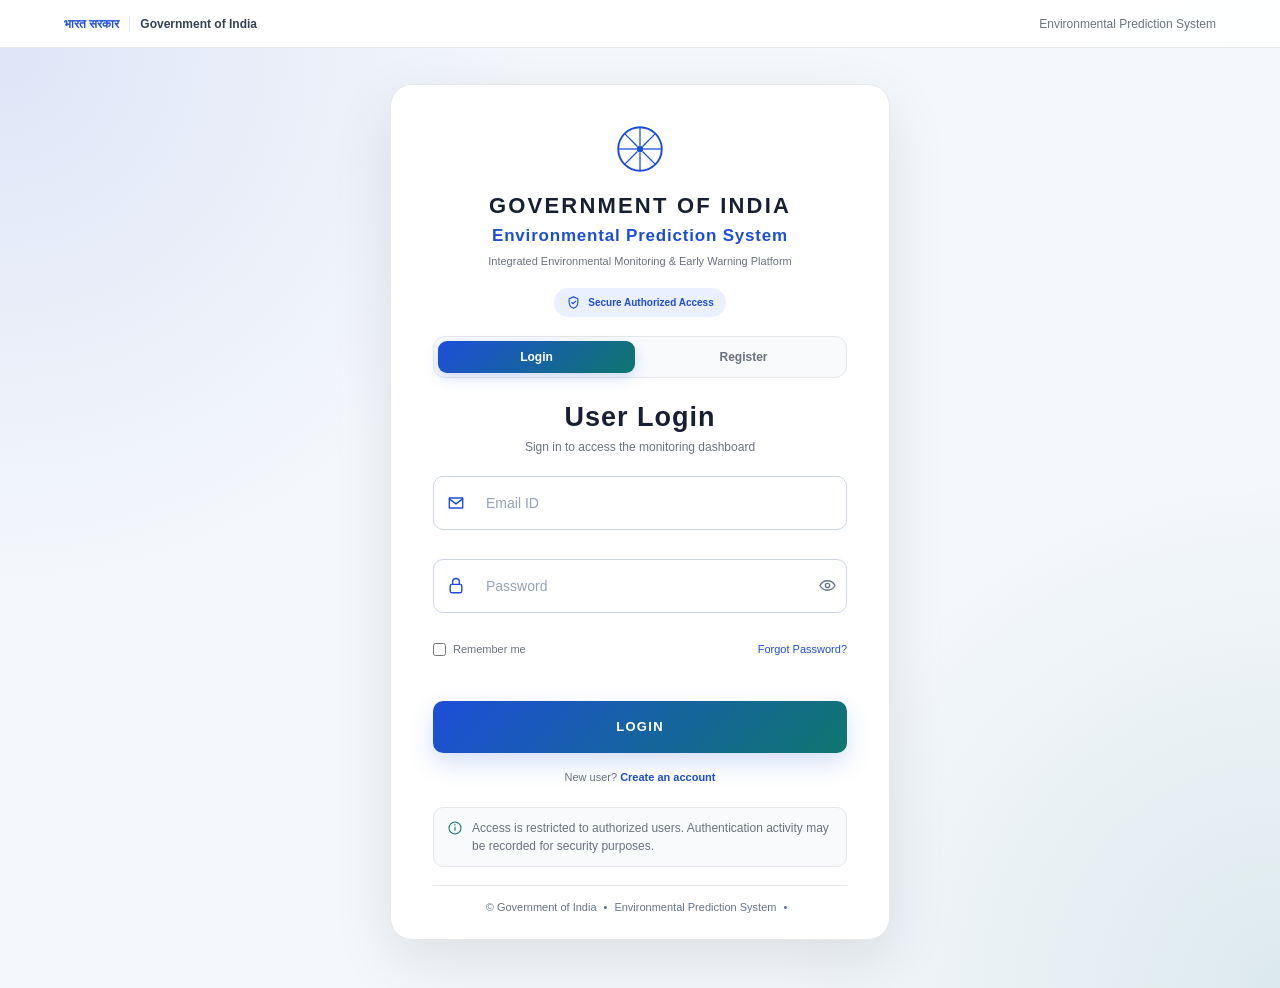
<file: frontend/index.html>
<!DOCTYPE html>
<html lang="en">
<head>
    <meta charset="UTF-8">

    <meta
        http-equiv="refresh"
        content="0; url=login.html"
    >

    <title>
        Environmental Monitoring System
    </title>
</head>

<body>
    <p>
        Redirecting to login...
        <a href="login.html">Click here</a>
    </p>
</body>
</html>
</file>
<file: frontend/css/styles.css>
/* ============================================================
   ENVIRONMENTAL PREDICTION SYSTEM
   GLOBAL DASHBOARD STYLES
============================================================ */


/* ============================================================
   ROOT VARIABLES
============================================================ */

:root {

  --bg: #f4f7fb;

  --surface: #ffffff;

  --surface-soft: #f8fafc;

  --surface-blue: #eff6ff;

  --surface-teal: #ecfdf5;

  --text: #172033;

  --text-soft: #334155;

  --muted: #6b7280;

  --muted-light: #94a3b8;

  --line: #e5e7eb;

  --line-dark: #cbd5e1;


  --primary: #1d4ed8;

  --primary-dark: #1e40af;

  --primary-soft: #eaf0ff;


  --secondary: #0f766e;

  --secondary-dark: #115e59;

  --secondary-soft: #ccfbf1;


  --safe: #15803d;

  --safe-soft: #dcfce7;


  --medium: #ca8a04;

  --medium-dark: #8a6500;

  --medium-soft: #fef3c7;


  --high: #dc2626;

  --high-soft: #fee2e2;


  --critical: #991b1b;

  --critical-soft: #fee2e2;


  --offline: #64748b;

  --offline-soft: #e2e8f0;


  --shadow-sm:
    0 4px 14px
    rgba(15, 23, 42, 0.05);


  --shadow:
    0 10px 28px
    rgba(15, 23, 42, 0.08);


  --shadow-lg:
    0 22px 55px
    rgba(15, 23, 42, 0.11);


  --radius-sm: 10px;

  --radius: 16px;

  --radius-lg: 22px;


  --transition:
    0.2s ease;

}


/* ============================================================
   RESET
============================================================ */

* {

  box-sizing: border-box;

}


html {

  scroll-behavior: smooth;

}


body {

  margin: 0;

  min-height: 100vh;

  font-family:
    Arial,
    Helvetica,
    sans-serif;

  background:
    var(--bg);

  color:
    var(--text);

}


a {

  color: inherit;

  text-decoration: none;

}


button,
input,
select,
textarea {

  font: inherit;

}


button,
a {

  -webkit-tap-highlight-color:
    transparent;

}


button {

  cursor: pointer;

}


img,
svg {

  max-width: 100%;

}


.hidden {

  display: none !important;

}


/* ============================================================
   ACCESSIBILITY
============================================================ */

.sr-only {

  position: absolute;

  width: 1px;

  height: 1px;

  padding: 0;

  margin: -1px;

  overflow: hidden;

  clip:
    rect(0, 0, 0, 0);

  white-space: nowrap;

  border: 0;

}


/* ============================================================
   HEADER
============================================================ */

.site-header {

  position: sticky;

  top: 0;

  z-index: 50;

  display: grid;

  grid-template-columns:
    minmax(260px, 1fr)
    minmax(460px, 1.5fr)
    minmax(280px, 1fr);

  align-items: center;

  gap: 18px;

  min-height: 78px;

  padding:
    12px 3%;

  background:
    rgba(255, 255, 255, 0.96);

  border-bottom:
    1px solid
    var(--line);

  backdrop-filter:
    blur(12px);

  box-shadow:
    0 3px 14px
    rgba(15, 23, 42, 0.035);

}


/* ============================================================
   BRAND
============================================================ */

.brand {

  min-width: 0;

  display: flex;

  align-items: center;

  justify-content: flex-start;

  gap: 12px;

}


.brand-mark {

  width: 44px;

  height: 44px;

  flex:
    0 0 44px;

  display: grid;

  place-items: center;

  border-radius:
    13px;

  background:
    linear-gradient(
      135deg,
      var(--primary),
      var(--secondary)
    );

  color:
    white;

  font-size:
    15px;

  font-weight:
    800;

  letter-spacing:
    0.8px;

  box-shadow:
    0 8px 22px
    rgba(29, 78, 216, 0.18);

}


.brand-copy {

  min-width: 0;

}


.brand h1 {

  margin: 0;

  color:
    var(--text);

  font-size:
    18px;

  font-weight:
    750;

  line-height:
    1.25;

}


.brand p {

  margin:
    3px 0 0;

  color:
    var(--muted);

  font-size:
    13px;

  line-height:
    1.4;

}


/* ============================================================
   NAVIGATION
============================================================ */

.nav {

  width: 100%;

  display: flex;

  align-items: center;

  justify-content: space-evenly;

  gap: 6px;

}


.nav a {

  position: relative;

  flex: 0 0 auto;

  padding:
    10px 14px;

  border-radius:
    9px;

  color:
    #475569;

  font-size:
    16px;

  font-weight:
    600;

  white-space: nowrap;

  transition:
    color var(--transition),
    background var(--transition);

}


.nav a:hover {

  background:
    #f1f5f9;

  color:
    var(--primary);

}


.nav a.active {

  background:
    var(--primary-soft);

  color:
    var(--primary);

}


.nav a.active::after {

  content: "";

  position: absolute;

  left: 20%;

  right: 20%;

  bottom: 3px;

  height: 2px;

  border-radius:
    99px;

  background:
    linear-gradient(
      90deg,
      var(--primary),
      var(--secondary)
    );

}


/* ============================================================
   HEADER ACTIONS
============================================================ */

.header-actions {

  min-width: 0;

  display: flex;

  align-items: center;

  justify-content: flex-end;

  gap: 14px;

}


.header-system-status {

  display: flex;

  align-items: center;

  gap: 9px;

  padding:
    7px 10px;

  border:
    1px solid
    var(--line);

  border-radius:
    11px;

  background:
    var(--surface-soft);

}


.header-system-status > div {

  display: flex;

  flex-direction: column;

  gap: 2px;

}


.header-system-status strong {

  font-size:
    14px;

}


.header-system-status span:not(.live-dot) {

  color:
    var(--muted);

  font-size:
    12px;

}


.live-dot {

  width: 9px;

  height: 9px;

  flex:
    0 0 9px;

  border-radius:
    50%;

  background:
    var(--safe);

  box-shadow:
    0 0 0 4px
    rgba(21, 128, 61, 0.10);

  animation:
    livePulse
    2s ease-in-out infinite;

}


@keyframes livePulse {

  0%,
  100% {

    box-shadow:
      0 0 0 4px
      rgba(21, 128, 61, 0.08);

  }


  50% {

    box-shadow:
      0 0 0 7px
      rgba(21, 128, 61, 0.03);

  }

}


/* ============================================================
   USER AREA
============================================================ */

.user-area {

  display: flex;

  align-items: center;

  justify-content: flex-end;

  gap: 9px;

}


.user-avatar {

  width: 34px;

  height: 34px;

  display: grid;

  place-items: center;

  border-radius:
    50%;

  background:
    linear-gradient(
      135deg,
      var(--primary),
      var(--secondary)
    );

  color:
    white;

  font-size:
    15px;

  font-weight:
    800;

}


.user-details {

  max-width:
    150px;

  display: flex;

  flex-direction: column;

  gap: 2px;

}


.user-details strong {

  overflow: hidden;

  color:
    var(--text);

  font-size:
    14px;

  white-space: nowrap;

  text-overflow:
    ellipsis;

}


.user-details span {

  overflow: hidden;

  color:
    var(--muted);

  font-size:
    12px;

  white-space: nowrap;

  text-overflow:
    ellipsis;

}


/* ============================================================
   MAIN CONTAINER
============================================================ */

.container {

  width:
    min(
      1280px,
      92%
    );

  margin:
    28px auto 52px;

}


/* ============================================================
   GENERIC SURFACES
============================================================ */

.panel,
.card {

  background:
    var(--surface);

  border:
    1px solid
    var(--line);

  border-radius:
    var(--radius);

  box-shadow:
    var(--shadow);

}


.panel {

  padding:
    20px;

}


.card {

  padding:
    18px;

}


.panel,
.card {

  transition:
    transform var(--transition),
    box-shadow var(--transition),
    border-color var(--transition);

}


.card:hover {

  transform:
    translateY(-2px);

  border-color:
    #d7dfeb;

  box-shadow:
    0 14px 34px
    rgba(15, 23, 42, 0.09);

}


/* ============================================================
   PAGE INTRO
============================================================ */

.dashboard-intro {

  display: flex;

  align-items: flex-end;

  justify-content: space-between;

  gap: 30px;

  margin-bottom:
    22px;

  padding:
    24px 26px;

  background:
    linear-gradient(
      145deg,
      #ffffff 0%,
      #f7fbff 58%,
      #f1fffb 100%
    );

  border:
    1px solid
    var(--line);

  border-radius:
    var(--radius-lg);

  box-shadow:
    var(--shadow);

}


.dashboard-intro > div:first-child {

  max-width:
    760px;

}


.dashboard-intro h2 {

  margin:
    11px 0 9px;

  color:
    var(--text);

  font-size:
    clamp(
      28px,
      3vw,
      37px
    );

  line-height:
    1.15;

}


.dashboard-intro p {

  margin: 0;

  max-width:
    760px;

  color:
    var(--muted);

  font-size:
    16px;

  line-height:
    1.7;

}


.dashboard-intro-meta {

  min-width:
    260px;

  display: grid;

  grid-template-columns:
    repeat(
      2,
      minmax(110px, 1fr)
    );

  gap: 10px;

}


.project-meta-item {

  padding:
    11px 13px;

  border:
    1px solid
    var(--line);

  border-radius:
    11px;

  background:
    rgba(255, 255, 255, 0.78);

}


.project-meta-item span {

  display: block;

  margin-bottom:
    5px;

  color:
    var(--muted);

  font-size:
    12px;

  text-transform:
    uppercase;

  letter-spacing:
    0.65px;

}


.project-meta-item strong {

  color:
    var(--text);

  font-size:
    14px;

  line-height:
    1.4;

}


/* ============================================================
   BADGES
============================================================ */

.badge {

  display:
    inline-flex;

  align-items:
    center;

  gap:
    6px;

  padding:
    6px 10px;

  border-radius:
    999px;

  background:
    var(--primary-soft);

  color:
    var(--primary);

  font-size:
    13px;

  font-weight:
    750;

  letter-spacing:
    0.25px;

}


/* ============================================================
   EYEBROW
============================================================ */

.eyebrow {

  display: block;

  margin-bottom:
    5px;

  color:
    var(--primary);

  font-size:
    12px;

  font-weight:
    800;

  text-transform:
    uppercase;

  letter-spacing:
    0.8px;

}


/* ============================================================
   SYSTEM STATUS BANNER
============================================================ */

.system-status-banner {

  position: relative;

  overflow: hidden;

  display: flex;

  align-items: center;

  justify-content: space-between;

  gap: 30px;

  margin-bottom:
    28px;

  padding:
    22px 25px;

  background:
    linear-gradient(
      135deg,
      #172554 0%,
      #1d4ed8 58%,
      #0f766e 100%
    );

  border-radius:
    var(--radius-lg);

  color:
    white;

  box-shadow:
    0 20px 45px
    rgba(29, 78, 216, 0.20);

}


.system-status-banner::after {

  content: "";

  position: absolute;

  width: 210px;

  height: 210px;

  right: -90px;

  top: -95px;

  border-radius:
    50%;

  background:
    rgba(255, 255, 255, 0.07);

}


.status-banner-main {

  position: relative;

  z-index: 2;

  display: flex;

  align-items: center;

  gap: 16px;

}


.status-banner-icon {

  width: 52px;

  height: 52px;

  flex:
    0 0 52px;

  display: grid;

  place-items: center;

  border:
    1px solid
    rgba(255, 255, 255, 0.25);

  border-radius:
    15px;

  background:
    rgba(255, 255, 255, 0.10);

  color:
    white;

  font-size:
    25px;

  font-weight:
    bold;

}


.status-banner-main .eyebrow {

  color:
    #bfdbfe;

}


.status-banner-main h2 {

  margin:
    3px 0 6px;

  color:
    white;

  font-size:
    28px;

}


.status-banner-main p {

  margin: 0;

  max-width:
    600px;

  color:
    #dbeafe;

  font-size:
    15px;

  line-height:
    1.55;

}


.status-banner-meta {

  position: relative;

  z-index: 2;

  display: flex;

  gap: 10px;

}


.status-banner-meta > div {

  min-width:
    110px;

  padding:
    10px 12px;

  border:
    1px solid
    rgba(255, 255, 255, 0.14);

  border-radius:
    11px;

  background:
    rgba(255, 255, 255, 0.08);

}


.status-banner-meta span {

  display: block;

  margin-bottom:
    5px;

  color:
    #bfdbfe;

  font-size:
    11px;

  text-transform:
    uppercase;

  letter-spacing:
    0.6px;

}


.status-banner-meta strong {

  color:
    white;

  font-size:
    13px;

}


/* ============================================================
   SECTION TITLES
============================================================ */

.section-title {

  margin:
    30px 0 14px;

  display: flex;

  align-items: end;

  justify-content: space-between;

  gap: 16px;

}


.section-title h2 {

  margin: 0;

  color:
    var(--text);

  font-size:
    24px;

}


.section-title p {

  margin:
    5px 0 0;

  color:
    var(--muted);

  font-size:
    15px;

}


/* ============================================================
   STATS
============================================================ */

.stats {

  display: grid;

  grid-template-columns:
    repeat(
      6,
      minmax(0, 1fr)
    );

  gap: 12px;

}


.stat-card {

  min-width: 0;

  padding:
    17px;

  background:
    white;

  border:
    1px solid
    var(--line);

  border-radius:
    14px;

  box-shadow:
    var(--shadow-sm);

}


.stat-top {

  display: flex;

  align-items: center;

  justify-content: space-between;

  gap: 10px;

}


.stat-label {

  color:
    var(--muted);

  font-size:
    14px;

}


.stat-icon {

  width: 30px;

  height: 30px;

  display: grid;

  place-items: center;

  border-radius:
    8px;

  background:
    var(--primary-soft);

  color:
    var(--primary);

  font-size:
    13px;

  font-weight:
    bold;

}


.stat-value {

  margin-top:
    7px;

  color:
    var(--text);

  font-size:
    28px;

  font-weight:
    800;

}


.stat-sub {

  margin-top:
    4px;

  color:
    var(--muted-light);

  font-size:
    12px;

  line-height:
    1.4;

}


/* ============================================================
   GRID HELPERS
============================================================ */

.grid-3 {

  display: grid;

  grid-template-columns:
    repeat(
      3,
      minmax(0, 1fr)
    );

  gap: 16px;

}


.grid-2 {

  display: grid;

  grid-template-columns:
    repeat(
      2,
      minmax(0, 1fr)
    );

  gap: 16px;

}


.dashboard-main-grid {

  margin-top:
    18px;

}


/* ============================================================
   HAZARD CARDS
============================================================ */

.hazard-overview-grid {

  align-items: stretch;

}


.hazard-card {

  display: flex;

  flex-direction: column;

  gap: 15px;

}


.hazard-card-header {

  display: flex;

  align-items: flex-start;

  justify-content: space-between;

  gap: 12px;

}


.hazard-title-group {

  display: flex;

  align-items: center;

  gap: 11px;

}


.hazard-category {

  display: block;

  margin-bottom:
    3px;

  color:
    var(--muted);

  font-size:
    12px;

  font-weight:
    700;

  text-transform:
    uppercase;

  letter-spacing:
    0.45px;

}


.hazard-card h3 {

  margin: 0;

  font-size:
    18px;

}


.hazard-icon {

  width: 46px;

  height: 46px;

  flex:
    0 0 46px;

  display: grid;

  place-items: center;

  border-radius:
    12px;

  background:
    var(--primary-soft);

  color:
    var(--primary);

  font-size:
    15px;

  font-weight:
    800;

}


.hazard-card-flood
.hazard-icon {

  background:
    #e0f2fe;

  color:
    #0369a1;

}


.hazard-card-fire
.hazard-icon {

  background:
    #fff1f2;

  color:
    #dc2626;

}


.hazard-card-air
.hazard-icon {

  background:
    #ecfdf5;

  color:
    var(--secondary);

}


.hazard-card-footer {

  margin-top:
    auto;

  padding-top:
    4px;

  display: flex;

  align-items: center;

  justify-content: space-between;

  gap: 10px;

}


.node-state {

  color:
    var(--muted);

  font-size:
    12px;

}


/* ============================================================
   STATUS PILLS
============================================================ */

.status-pill {

  display: inline-flex;

  align-items: center;

  justify-content: center;

  width:
    max-content;

  min-height:
    30px;

  padding:
    6px 10px;

  border-radius:
    999px;

  background:
    var(--offline-soft);

  color:
    var(--offline);

  font-size:
    12px;

  font-weight:
    800;

  letter-spacing:
    0.35px;

  text-transform:
    uppercase;

}


.status-SAFE,
.status-safe {

  background:
    var(--safe-soft);

  color:
    var(--safe);

}


.status-MEDIUM,
.status-medium {

  background:
    var(--medium-soft);

  color:
    var(--medium-dark);

}


.status-HIGH,
.status-high {

  background:
    var(--high-soft);

  color:
    var(--high);

}


.status-CRITICAL,
.status-critical {

  background:
    var(--critical);

  color:
    white;

}


.status-OFFLINE,
.status-offline {

  background:
    var(--offline-soft);

  color:
    var(--offline);

}


.status-UNKNOWN,
.status-unknown {

  background:
    #f1f5f9;

  color:
    #64748b;

}


/* ============================================================
   METRICS
============================================================ */

.metric-grid {

  display: grid;

  grid-template-columns:
    repeat(
      2,
      minmax(0, 1fr)
    );

  gap: 10px;

}


.flood-metric-grid,
.fire-metric-grid,
.air-metric-grid {

  grid-template-columns:
    repeat(
      4,
      minmax(0, 1fr)
    );

}


.metric {

  padding:
    12px 13px;

  background:
    var(--surface-soft);

  border:
    1px solid
    #eef2f7;

  border-radius:
    12px;

}


.metric span {

  display: block;

  color:
    var(--muted);

  font-size:
    13px;

}


.metric b {

  display: block;

  margin-top:
    5px;

  color:
    var(--text);

  font-size:
    22px;

}


/* ============================================================
   PANEL HEADER / FOOTER
============================================================ */

.panel-header {

  display: flex;

  align-items: flex-start;

  justify-content: space-between;

  gap: 14px;

  margin-bottom:
    15px;

}


.panel-header h2 {

  margin: 0;

  color:
    var(--text);

  font-size:
    21px;

}


.panel-header p {

  margin:
    5px 0 0;

  color:
    var(--muted);

  font-size:
    13px;

}


.panel-footer {

  margin-top:
    12px;

  padding-top:
    11px;

  display: flex;

  align-items: center;

  justify-content: space-between;

  gap: 12px;

  border-top:
    1px solid
    var(--line);

  color:
    var(--muted);

  font-size:
    12px;

}


/* ============================================================
   BUTTONS
============================================================ */

.btn {

  display:
    inline-flex;

  align-items:
    center;

  justify-content:
    center;

  gap:
    6px;

  min-height:
    38px;

  padding:
    8px 12px;

  border:
    0;

  border-radius:
    9px;

  background:
    var(--primary);

  color:
    white;

  font-size:
    13px;

  font-weight:
    750;

  transition:
    transform var(--transition),
    background var(--transition),
    box-shadow var(--transition);

}


.btn:hover {

  transform:
    translateY(-1px);

  background:
    var(--primary-dark);

  box-shadow:
    0 7px 16px
    rgba(29, 78, 216, 0.16);

}


.btn.secondary {

  background:
    var(--primary-soft);

  color:
    var(--primary);

}


.btn.secondary:hover {

  background:
    #dce6ff;

  box-shadow:
    none;

}


.btn.ghost {

  background:
    white;

  color:
    #475569;

  border:
    1px solid
    var(--line);

}


.btn.ghost:hover {

  background:
    #f8fafc;

  color:
    var(--primary);

  box-shadow:
    none;

}


/* ============================================================
   CHART
============================================================ */

.chart-controls select {

  min-width:
    140px;

  padding:
    8px 10px;

  border:
    1px solid
    var(--line-dark);

  border-radius:
    9px;

  background:
    white;

  color:
    var(--text);

  outline:
    none;

  font-size:
    13px;

}


.chart-controls select:focus {

  border-color:
    var(--primary);

  box-shadow:
    0 0 0 3px
    rgba(29, 78, 216, 0.08);

}


.chart-shell {

  position: relative;

  height:
    270px;

  overflow: hidden;

  padding:
    12px;

  background:
    linear-gradient(
      #ffffff,
      #fbfdff
    );

  border:
    1px solid
    var(--line);

  border-radius:
    14px;

}


canvas {

  width:
    100% !important;

  height:
    100% !important;

}


/* ============================================================
   ALERTS
============================================================ */

.alert-list {

  min-height:
    245px;

  max-height:
    300px;

  overflow-y:
    auto;

  padding-right:
    3px;

}


.alert {

  padding:
    12px;

  border:
    1px solid
    var(--line);

  border-radius:
    11px;

  background:
    white;

}


.alert + .alert {

  margin-top:
    9px;

}


.alert.high,
.alert.critical {

  border-left:
    4px solid
    var(--high);

}


.alert.medium {

  border-left:
    4px solid
    var(--medium);

}


.alert.safe {

  border-left:
    4px solid
    var(--safe);

}


.alert p {

  margin:
    4px 0 0;

  color:
    var(--muted);

  font-size:
    13px;

  line-height:
    1.5;

}


/* ============================================================
   EMPTY STATE
============================================================ */

.empty-state {

  min-height:
    210px;

  display: grid;

  place-items: center;

  align-content: center;

  text-align: center;

  color:
    var(--muted);

}


.empty-state strong {

  color:
    var(--text);

  font-size:
    15px;

}


.empty-state p {

  margin:
    5px 0 0;

  font-size:
    13px;

}


/* ============================================================
   NODE MAP
============================================================ */

.node-overview {

  display: grid;

  grid-template-columns:
    minmax(220px, 0.9fr)
    1.1fr;

  gap: 16px;

}


.node-map {

  position: relative;

  min-height:
    260px;

  overflow: hidden;

  background:

    linear-gradient(
      rgba(37, 99, 235, 0.055)
      1px,
      transparent
      1px
    ),

    linear-gradient(
      90deg,
      rgba(37, 99, 235, 0.055)
      1px,
      transparent
      1px
    ),

    linear-gradient(
      135deg,
      #eef7ff,
      #f6fff9
    );

  background-size:
    30px 30px,
    30px 30px,
    auto;

  border:
    1px solid
    var(--line);

  border-radius:
    13px;

}


.node-map::after {

  content:
    "Deployment Area / Node View";

  position: absolute;

  right: 12px;

  bottom: 10px;

  color:
    #64748b;

  font-size:
    12px;

}


.map-node {

  position: absolute;

  left: 46%;

  top: 48%;

  width: 22px;

  height: 22px;

  border-radius:
    50%;

  border:
    4px solid
    rgba(255, 255, 255, 0.96);

  background:
    var(--safe);

  box-shadow:
    0 4px 14px
    rgba(0, 0, 0, 0.18);

}


.map-node.medium {

  background:
    var(--medium);

}


.map-node.high,
.map-node.critical {

  background:
    var(--high);

}


.map-node.offline {

  background:
    var(--offline);

}


.map-node::before {

  content:
    attr(data-label);

  position: absolute;

  left: 22px;

  top: -6px;

  min-width:
    max-content;

  padding:
    5px 7px;

  background:
    white;

  border:
    1px solid
    var(--line);

  border-radius:
    7px;

  color:
    var(--text);

  font-size:
    12px;

  font-weight:
    bold;

}


/* ============================================================
   NODE INFORMATION
============================================================ */

.node-information-grid {

  display: grid;

  grid-template-columns:
    repeat(
      2,
      minmax(0, 1fr)
    );

  gap: 10px;

}


.node-info-item {

  padding:
    12px;

  background:
    var(--surface-soft);

  border:
    1px solid
    var(--line);

  border-radius:
    11px;

}


.node-info-item span {

  display: block;

  margin-bottom:
    5px;

  color:
    var(--muted);

  font-size:
    12px;

}


.node-info-item strong {

  color:
    var(--text);

  font-size:
    14px;

  line-height:
    1.45;

}


/* ============================================================
   SYSTEM HEALTH
============================================================ */

.system-health-list {

  display: flex;

  flex-direction: column;

  gap: 8px;

}


.health-row {

  display: flex;

  align-items: center;

  justify-content: space-between;

  gap: 16px;

  padding:
    11px 12px;

  background:
    var(--surface-soft);

  border:
    1px solid
    var(--line);

  border-radius:
    11px;

}


.health-row > div {

  display: flex;

  flex-direction: column;

  gap: 3px;

}


.health-row strong {

  color:
    var(--text);

  font-size:
    13px;

}


.health-row span:not(.health-status) {

  color:
    var(--muted);

  font-size:
    12px;

}


.health-status {

  flex:
    0 0 auto;

  padding:
    5px 8px;

  border-radius:
    999px;

  background:
    var(--offline-soft);

  color:
    var(--offline);

  font-size:
    11px;

  font-weight:
    800;

  text-transform:
    uppercase;

}


.health-status.online,
.health-status.connected,
.health-status.safe {

  background:
    var(--safe-soft);

  color:
    var(--safe);

}


.health-status.offline,
.health-status.disconnected {

  background:
    var(--high-soft);

  color:
    var(--high);

}


/* ============================================================
   SENSOR HEALTH
============================================================ */

.sensor-health-grid {

  grid-template-columns:
    repeat(
      3,
      minmax(0, 1fr)
    );

}


.sensor-health-card {

  display: grid;

  grid-template-columns:
    auto 1fr auto;

  align-items: center;

  gap: 12px;

}


.sensor-health-icon {

  width: 43px;

  height: 43px;

  display: grid;

  place-items: center;

  border-radius:
    11px;

  background:
    linear-gradient(
      135deg,
      var(--primary-soft),
      #e6fffa
    );

  color:
    var(--primary);

  font-size:
    12px;

  font-weight:
    800;

}


.sensor-health-card h3 {

  margin: 0;

  font-size:
    15px;

}


.sensor-health-card p {

  margin:
    4px 0 0;

  color:
    var(--muted);

  font-size:
    12px;

}


/* ============================================================
   RISK EXPLANATION
============================================================ */

.risk-explanation-panel {

  margin-top:
    26px;

}


.risk-explanation-grid {

  display: grid;

  grid-template-columns:
    repeat(
      4,
      minmax(0, 1fr)
    );

  gap: 10px;

}


.risk-factor {

  padding:
    12px;

  border:
    1px solid
    var(--line);

  border-radius:
    11px;

  background:
    var(--surface-soft);

}


.risk-factor span {

  display: block;

  color:
    var(--muted);

  font-size:
    12px;

}


.risk-factor strong {

  display: block;

  margin-top:
    5px;

  color:
    var(--text);

  font-size:
    18px;

}


.risk-factor small {

  display: block;

  margin-top:
    5px;

  color:
    var(--muted-light);

  font-size:
    11px;

  line-height:
    1.4;

}


/* ============================================================
   THRESHOLD LIST
============================================================ */

.threshold-list {

  display: flex;

  flex-direction: column;

  gap: 9px;

}


.threshold-row {

  display: flex;

  align-items: center;

  justify-content: space-between;

  gap: 14px;

  padding:
    12px 13px;

  border:
    1px solid
    var(--line);

  border-left:
    4px solid
    var(--offline);

  border-radius:
    11px;

  background:
    var(--surface-soft);

}


.threshold-row > div {

  display: flex;

  flex-direction: column;

  gap: 3px;

}


.threshold-row strong {

  font-size:
    13px;

}


.threshold-row span {

  color:
    var(--muted);

  font-size:
    12px;

}


.threshold-row b {

  color:
    var(--text);

  font-size:
    13px;

}


.threshold-safe {

  border-left-color:
    var(--safe);

}


.threshold-medium {

  border-left-color:
    var(--medium);

}


.threshold-critical {

  border-left-color:
    var(--critical);

}


/* ============================================================
   RISK NOTE
============================================================ */

.risk-note {

  margin-top:
    13px;

  padding:
    11px 12px;

  border:
    1px solid
    #dbeafe;

  border-radius:
    10px;

  background:
    #eff6ff;

}


.risk-note strong {

  display: block;

  margin-bottom:
    4px;

  color:
    var(--primary);

  font-size:
    12px;

}


.risk-note p {

  margin: 0;

  color:
    #475569;

  font-size:
    12px;

  line-height:
    1.5;

}


/* ============================================================
   ARCHITECTURE FLOW
============================================================ */

.architecture-flow {

  display: flex;

  align-items: stretch;

  justify-content: space-between;

  gap: 7px;

  padding:
    18px;

  background:
    white;

  border:
    1px solid
    var(--line);

  border-radius:
    var(--radius);

  box-shadow:
    var(--shadow);

}


.architecture-step {

  flex:
    1;

  min-width: 0;

  padding:
    12px;

  border:
    1px solid
    var(--line);

  border-radius:
    11px;

  background:
    var(--surface-soft);

  text-align:
    center;

}


.architecture-number {

  display: inline-flex;

  align-items: center;

  justify-content: center;

  width: 28px;

  height: 28px;

  margin-bottom:
    7px;

  border-radius:
    50%;

  background:
    var(--primary-soft);

  color:
    var(--primary);

  font-size:
    11px;

  font-weight:
    800;

}


.architecture-step strong {

  display: block;

  color:
    var(--text);

  font-size:
    13px;

}


.architecture-step small {

  display: block;

  margin-top:
    5px;

  color:
    var(--muted);

  font-size:
    11px;

  line-height:
    1.45;

}


.architecture-arrow {

  align-self: center;

  color:
    var(--primary);

  font-size:
    21px;

}


/* ============================================================
   CONTACTS
============================================================ */

.contact-grid,
.hazard-contact-grid {

  align-items: stretch;

}


.contact-card,
.hazard-contact-card {

  display: flex;

  flex-direction: column;

  gap: 12px;

}


.contact-icon {

  width: 47px;

  height: 47px;

  display: grid;

  place-items: center;

  border-radius:
    12px;

  background:
    linear-gradient(
      135deg,
      var(--primary-soft),
      var(--secondary-soft)
    );

  color:
    var(--primary);

  font-size:
    13px;

  font-weight:
    800;

}


.contact-card h3,
.hazard-contact-card h3 {

  margin: 0;

  font-size:
    17px;

}


.contact-card > p,
.hazard-contact-card > p {

  margin: 0;

  color:
    var(--muted);

  font-size:
    13px;

  line-height:
    1.55;

}


.contact-details {

  display: flex;

  flex-direction: column;

  gap: 7px;

  margin-top:
    3px;

}


.contact-details > div {

  padding:
    9px 10px;

  border:
    1px solid
    var(--line);

  border-radius:
    9px;

  background:
    var(--surface-soft);

}


.contact-details span {

  display: block;

  margin-bottom:
    3px;

  color:
    var(--muted);

  font-size:
    11px;

}


.contact-details strong {

  font-size:
    13px;

}


.hazard-contact-card .btn {

  margin-top:
    auto;

}


/* ============================================================
   RESPONSE FLOW
============================================================ */

.response-flow {

  display: flex;

  flex-direction: column;

  gap: 9px;

}


.response-step {

  display: grid;

  grid-template-columns:
    37px 1fr;

  gap: 10px;

  padding:
    10px;

  border:
    1px solid
    var(--line);

  border-radius:
    10px;

  background:
    var(--surface-soft);

}


.response-step > span {

  width: 31px;

  height: 31px;

  display: grid;

  place-items: center;

  border-radius:
    9px;

  background:
    var(--primary-soft);

  color:
    var(--primary);

  font-size:
    11px;

  font-weight:
    800;

}


.response-step strong {

  font-size:
    13px;

}


.response-step p {

  margin:
    3px 0 0;

  color:
    var(--muted);

  font-size:
    12px;

  line-height:
    1.45;

}


/* ============================================================
   GENERIC CARD TYPOGRAPHY
============================================================ */

.card h3 {

  color:
    var(--text);

}


.card p {

  color:
    var(--muted);

  line-height:
    1.55;

}


/* ============================================================
   CAPABILITY / CONTACT NOTICE
============================================================ */

.capability-panel,
.contact-notice-panel,
.node-detail-panel {

  margin-top:
    10px;

}


.contact-notice-panel > p {

  margin: 0;

  color:
    var(--muted);

  font-size:
    13px;

  line-height:
    1.6;

}


/* ============================================================
   FOOTER
============================================================ */

footer {

  margin-top:
    40px;

  padding:
    22px 5%;

  border-top:
    1px solid
    var(--line);

  background:
    white;

  color:
    #64748b;

  font-size:
    13px;

}


.footer-inner {

  width:
    min(
      1280px,
      92%
    );

  margin:
    auto;

  display: flex;

  align-items: center;

  justify-content: space-between;

  gap: 20px;

  flex-wrap: wrap;

}


.footer-inner strong {

  display: block;

  margin-bottom:
    4px;

  color:
    var(--text);

  font-size:
    14px;

}


/* ============================================================
   PAGE-SPECIFIC ACCENTS
============================================================ */

body[data-page="flood"]
.dashboard-intro {

  background:
    linear-gradient(
      145deg,
      #ffffff,
      #f0f9ff
    );

}


body[data-page="fire"]
.dashboard-intro {

  background:
    linear-gradient(
      145deg,
      #ffffff,
      #fff7ed
    );

}


body[data-page="air"]
.dashboard-intro {

  background:
    linear-gradient(
      145deg,
      #ffffff,
      #f0fdfa
    );

}


body[data-page="contacts"]
.dashboard-intro {

  background:
    linear-gradient(
      145deg,
      #ffffff,
      #f5f7ff
    );

}


/* ============================================================
   OFFLINE STATE
============================================================ */

.offline-card {

  opacity:
    0.72;

  filter:
    saturate(0.65);

}


.offline-card .metric b {

  color:
    var(--offline);

}


/* ============================================================
   SCROLLBAR
============================================================ */

::-webkit-scrollbar {

  width: 9px;

  height: 9px;

}


::-webkit-scrollbar-track {

  background:
    #f1f5f9;

}


::-webkit-scrollbar-thumb {

  background:
    #cbd5e1;

  border-radius:
    999px;

}


::-webkit-scrollbar-thumb:hover {

  background:
    #94a3b8;

}


/* ============================================================
   TABLES
============================================================ */

.table-wrap {

  overflow: auto;

  background:
    white;

  border:
    1px solid
    var(--line);

  border-radius:
    14px;

}


table {

  width:
    100%;

  min-width:
    760px;

  border-collapse:
    collapse;

}


th,
td {

  padding:
    11px 13px;

  border-bottom:
    1px solid
    var(--line);

  text-align:
    left;

}


th {

  background:
    var(--surface-soft);

  color:
    #475569;

  font-size:
    13px;

}


td {

  color:
    var(--text);

  font-size:
    13px;

}


tr:last-child td {

  border-bottom:
    0;

}


/* ============================================================
   RESPONSIVE - LARGE TABLET
============================================================ */

@media (
  max-width: 1180px
) {

  .site-header {

    display: flex;

    flex-wrap: wrap;

    padding:
      12px 4%;

  }


  .brand {

    flex:
      1 1 auto;

  }


  .header-actions {

    margin-left:
      auto;

  }


  .nav {

    order: 3;

    width: 100%;

    justify-content:
      space-around;

    padding-top:
      6px;

    border-top:
      1px solid
      var(--line);

  }


  .stats {

    grid-template-columns:
      repeat(
        3,
        minmax(0, 1fr)
      );

  }


  .architecture-flow {

    display: grid;

    grid-template-columns:
      repeat(
        3,
        1fr
      );

  }


  .architecture-arrow {

    display:
      none;

  }

}


/* ============================================================
   RESPONSIVE - TABLET
============================================================ */

@media (
  max-width: 900px
) {

  .container {

    width:
      min(
        94%,
        760px
      );

  }


  .header-actions {

    margin-left:
      auto;

  }


  .header-system-status {

    display:
      none;

  }


  .dashboard-intro {

    align-items:
      stretch;

    flex-direction:
      column;

  }


  .dashboard-intro-meta {

    min-width:
      0;

  }


  .system-status-banner {

    align-items:
      flex-start;

    flex-direction:
      column;

  }


  .status-banner-meta {

    width:
      100%;

    flex-wrap:
      wrap;

  }


  .status-banner-meta > div {

    flex:
      1;

  }


  .grid-3 {

    grid-template-columns:
      1fr;

  }


  .grid-2 {

    grid-template-columns:
      1fr;

  }


  .flood-metric-grid,
  .fire-metric-grid,
  .air-metric-grid {

    grid-template-columns:
      repeat(
        2,
        minmax(0, 1fr)
      );

  }


  .sensor-health-grid {

    grid-template-columns:
      repeat(
        2,
        minmax(0, 1fr)
      );

  }


  .risk-explanation-grid {

    grid-template-columns:
      repeat(
        2,
        minmax(0, 1fr)
      );

  }


  .node-overview {

    grid-template-columns:
      1fr;

  }


  .architecture-flow {

    grid-template-columns:
      repeat(
        2,
        1fr
      );

  }

}


/* ============================================================
   RESPONSIVE - MOBILE
============================================================ */

@media (
  max-width: 650px
) {

  .site-header {

    position:
      relative;

    display: flex;

    flex-wrap: wrap;

    padding:
      11px 15px;

  }


  .brand {

    width:
      100%;

    flex:
      1 1 100%;

  }


  .brand-mark {

    width:
      40px;

    height:
      40px;

    flex-basis:
      40px;

    font-size:
      14px;

  }


  .brand h1 {

    font-size:
      16px;

  }


  .brand p {

    font-size:
      12px;

  }


  .header-actions {

    width:
      100%;

    justify-content:
      space-between;

    margin-left:
      0;

  }


  .user-details {

    max-width:
      150px;

  }


  .nav {

    order: 3;

    width:
      100%;

    overflow-x:
      auto;

    flex-wrap:
      nowrap;

    justify-content:
      flex-start;

    gap: 4px;

    padding-top:
      6px;

    padding-bottom:
      3px;

  }


  .nav a {

    flex:
      0 0 auto;

    font-size:
      14px;

    padding:
      9px 12px;

  }


  .container {

    width:
      94%;

    margin-top:
      18px;

  }


  .dashboard-intro {

    padding:
      19px;

  }


  .dashboard-intro h2 {

    font-size:
      28px;

  }


  .dashboard-intro-meta {

    grid-template-columns:
      1fr;

  }


  .system-status-banner {

    padding:
      18px;

  }


  .status-banner-main {

    align-items:
      flex-start;

  }


  .status-banner-icon {

    width:
      44px;

    height:
      44px;

    flex-basis:
      44px;

  }


  .status-banner-main h2 {

    font-size:
      24px;

  }


  .status-banner-meta {

    display: grid;

    grid-template-columns:
      1fr;

  }


  .stats {

    grid-template-columns:
      repeat(
        2,
        minmax(0, 1fr)
      );

  }


  .flood-metric-grid,
  .fire-metric-grid,
  .air-metric-grid {

    grid-template-columns:
      1fr;

  }


  .metric-grid {

    grid-template-columns:
      1fr;

  }


  .sensor-health-grid {

    grid-template-columns:
      1fr;

  }


  .risk-explanation-grid {

    grid-template-columns:
      1fr;

  }


  .node-information-grid {

    grid-template-columns:
      1fr;

  }


  .architecture-flow {

    grid-template-columns:
      1fr;

  }


  .hazard-card-footer {

    align-items:
      flex-start;

    flex-direction:
      column;

  }


  .panel-header {

    align-items:
      flex-start;

    flex-direction:
      column;

  }


  .chart-controls {

    width:
      100%;

  }


  .chart-controls select {

    width:
      100%;

  }


  .chart-shell {

    height:
      230px;

  }


  .footer-inner {

    align-items:
      flex-start;

    flex-direction:
      column;

  }

}


/* ============================================================
   RESPONSIVE - SMALL MOBILE
============================================================ */

@media (
  max-width: 390px
) {

  .stats {

    grid-template-columns:
      1fr;

  }


  .user-details {

    display:
      none;

  }


  .dashboard-intro {

    border-radius:
      16px;

  }


  .system-status-banner {

    border-radius:
      16px;

  }


  .panel,
  .card {

    border-radius:
      13px;

  }

}
</file>
<file: frontend/css/login-3d.css>
/* ============================================================
   ROOT COLORS
============================================================ */

:root {

  --bg: #f4f7fb;

  --surface: #ffffff;

  --text: #172033;

  --muted: #6b7280;

  --line: #e5e7eb;

  --primary: #1d4ed8;

  --primary2: #0f766e;

  --safe: #15803d;

  --medium: #ca8a04;

  --high: #dc2626;

  --critical: #991b1b;

  --shadow:
    0 20px 60px
    rgba(15, 23, 42, 0.10);

}


/* ============================================================
   RESET
============================================================ */

* {

  box-sizing: border-box;

  margin: 0;

  padding: 0;

}


html,
body {

  min-height: 100%;

}


body {

  min-height: 100vh;

  font-family:
    Arial,
    Helvetica,
    sans-serif;

  color:
    var(--text);

  background:
    var(--bg);

  overflow-x: hidden;

}


/* ============================================================
   BACKGROUND DECORATION
============================================================ */

.background-glow {

  position: fixed;

  border-radius: 50%;

  pointer-events: none;

  filter:
    blur(90px);

  opacity: 0.18;

  z-index: 0;

}


.glow-one {

  width: 430px;

  height: 430px;

  left: -150px;

  bottom: -150px;

  background:
    var(--primary2);

}


.glow-two {

  width: 460px;

  height: 460px;

  right: -180px;

  top: 40px;

  background:
    var(--primary);

}


/* ============================================================
   TOP GOVERNMENT BAR
============================================================ */

.gov-topbar {

  position: relative;

  z-index: 20;

  min-height: 48px;

  display: flex;

  align-items: center;

  justify-content: space-between;

  gap: 20px;

  padding:
    0 5%;

  background:
    rgba(255, 255, 255, 0.96);

  border-bottom:
    1px solid
    var(--line);

  backdrop-filter:
    blur(10px);

  color:
    #334155;

  font-size: 12px;

}


.gov-brand-small {

  display: flex;

  align-items: center;

  gap: 10px;

  font-weight: bold;

}


.topbar-mark {

  color:
    var(--primary);

}


.topbar-divider {

  width: 1px;

  height: 16px;

  background:
    var(--line);

}


.gov-topbar-right {

  color:
    var(--muted);

}


/* ============================================================
   PAGE
============================================================ */

.login-page {

  position: relative;

  z-index: 2;

  min-height:
    calc(100vh - 48px);

  display: grid;

  place-items: center;

  padding:
    36px 20px 48px;

  background:

    radial-gradient(
      circle at top left,
      rgba(29, 78, 216, 0.10),
      transparent 34%
    ),

    radial-gradient(
      circle at bottom right,
      rgba(15, 118, 110, 0.10),
      transparent 32%
    ),

    var(--bg);

}


/* ============================================================
   LOGIN CARD
============================================================ */

.login-container {

  width: 100%;

  max-width: 500px;

  padding:
    32px 42px 26px;

  background:
    var(--surface);

  border:
    1px solid
    var(--line);

  border-radius:
    22px;

  box-shadow:
    var(--shadow);

  transition:
    transform 0.16s ease;

}


/* ============================================================
   IDENTITY
============================================================ */

.identity-section {

  text-align: center;

  margin-bottom: 18px;

}


.national-mark {

  width: 64px;

  height: 64px;

  margin:
    0 auto 12px;

  color:
    var(--primary);

}


.national-mark svg {

  width: 100%;

  height: 100%;

}


.india-label {

  color:
    var(--text);

  font-size:
    22px;

  font-weight:
    800;

  letter-spacing:
    2.2px;

}


.identity-section h1 {

  margin-top:
    7px;

  color:
    var(--primary);

  font-size:
    17px;

  font-weight:
    600;

  letter-spacing:
    0.8px;

}


.identity-subtitle {

  margin-top:
    7px;

  color:
    var(--muted);

  font-size:
    11px;

  line-height:
    1.5;

}


/* ============================================================
   SECURITY BADGE
============================================================ */

.security-strip {

  width:
    fit-content;

  margin:
    0 auto 19px;

  display: flex;

  align-items: center;

  gap: 7px;

  padding:
    7px 12px;

  border-radius:
    999px;

  background:
    #eaf0ff;

  color:
    var(--primary);

  font-size:
    10px;

  font-weight:
    bold;

}


.security-strip svg {

  width:
    15px;

  height:
    15px;

  fill:
    none;

  stroke:
    currentColor;

  stroke-width:
    1.8;

  stroke-linecap:
    round;

  stroke-linejoin:
    round;

}


/* ============================================================
   LOGIN / REGISTER SWITCH
============================================================ */

.mode-switch {

  display: flex;

  justify-content: center;

  gap: 10px;

  margin-bottom:
    15px;

  padding:
    4px;

  background:
    #f8fafc;

  border:
    1px solid
    var(--line);

  border-radius:
    12px;

}


.mode-button {

  flex: 1;

  padding:
    9px 14px;

  border:
    0;

  border-radius:
    9px;

  background:
    transparent;

  color:
    var(--muted);

  font-family:
    inherit;

  font-size:
    12px;

  font-weight:
    bold;

  cursor:
    pointer;

  transition:
    0.2s ease;

}


.mode-button:hover {

  color:
    var(--primary);

}


.mode-button.active {

  background:
    linear-gradient(
      135deg,
      var(--primary),
      var(--primary2)
    );

  color:
    white;

  box-shadow:
    0 5px 14px
    rgba(29, 78, 216, 0.18);

}


/* ============================================================
   FORM HEADING
============================================================ */

.form-heading {

  text-align: center;

  margin:
    24px 0 22px;

}


.form-heading h2 {

  color:
    var(--text);

  font-size:
    27px;

  font-weight:
    700;

  letter-spacing:
    1px;

}


.form-heading p {

  margin-top:
    7px;

  color:
    var(--muted);

  font-size:
    12px;

}


/* ============================================================
   FIELD GROUP
============================================================ */

.field-group {

  margin-bottom:
    13px;

}


.input-row {

  position:
    relative;

  min-height:
    54px;

  display:
    flex;

  align-items:
    center;

  border:
    1px solid
    #cbd5e1;

  border-radius:
    10px;

  background:
    white;

  transition:
    border-color 0.2s ease,
    box-shadow 0.2s ease;

}


.input-row:hover {

  border-color:
    #94a3b8;

}


.input-row:focus-within {

  border-color:
    var(--primary);

  box-shadow:
    0 0 0 3px
    rgba(29, 78, 216, 0.10);

}


.input-icon {

  width:
    44px;

  flex:
    0 0 44px;

  display:
    flex;

  align-items:
    center;

  justify-content:
    center;

  color:
    var(--primary);

}


.input-icon svg {

  width:
    20px;

  height:
    20px;

  fill:
    none;

  stroke:
    currentColor;

  stroke-width:
    1.7;

  stroke-linecap:
    round;

  stroke-linejoin:
    round;

}


.input-row input {

  width:
    100%;

  border:
    0;

  outline:
    0;

  padding:
    15px 8px;

  background:
    transparent;

  color:
    var(--text);

  font-size:
    14px;

}


.input-row input::placeholder {

  color:
    #94a3b8;

}


/* ============================================================
   PASSWORD TOGGLE
============================================================ */

.password-toggle {

  width:
    38px;

  height:
    38px;

  flex:
    0 0 38px;

  display:
    flex;

  align-items:
    center;

  justify-content:
    center;

  border:
    0;

  border-radius:
    8px;

  background:
    transparent;

  color:
    #64748b;

  cursor:
    pointer;

}


.password-toggle:hover {

  background:
    #eef2ff;

  color:
    var(--primary);

}


.eye-icon {

  width:
    19px;

  height:
    19px;

  fill:
    none;

  stroke:
    currentColor;

  stroke-width:
    1.7;

}


/* ============================================================
   FIELD ERRORS
============================================================ */

.field-error {

  min-height:
    16px;

  padding:
    4px 4px 0;

  color:
    var(--high);

  font-size:
    11px;

  font-weight:
    600;

}


.input-row.invalid {

  border-color:
    var(--high);

  box-shadow:
    0 0 0 3px
    rgba(220, 38, 38, 0.08);

}


/* ============================================================
   OPTIONS
============================================================ */

.form-options {

  display:
    flex;

  align-items:
    center;

  justify-content:
    space-between;

  gap:
    16px;

  margin:
    14px 0 17px;

  color:
    var(--muted);

  font-size:
    11px;

}


.remember-option {

  display:
    flex;

  align-items:
    center;

  gap:
    7px;

  cursor:
    pointer;

}


.remember-option input {

  accent-color:
    var(--primary);

}


.forgot-password {

  padding:
    0;

  border:
    0;

  background:
    transparent;

  color:
    var(--primary);

  font-family:
    inherit;

  font-size:
    11px;

  cursor:
    pointer;

}


.forgot-password:hover {

  text-decoration:
    underline;

}


/* ============================================================
   FORM MESSAGE
============================================================ */

.login-message {

  min-height:
    20px;

  margin-bottom:
    8px;

  text-align:
    center;

  font-size:
    11px;

  line-height:
    1.5;

}


.login-message.error {

  color:
    var(--high);

  font-weight:
    bold;

}


.login-message.success {

  color:
    var(--safe);

  font-weight:
    bold;

}


/* ============================================================
   PRIMARY BUTTON
============================================================ */

.primary-button {

  position:
    relative;

  width:
    100%;

  height:
    52px;

  display:
    flex;

  align-items:
    center;

  justify-content:
    center;

  border:
    0;

  border-radius:
    10px;

  background:
    linear-gradient(
      135deg,
      var(--primary),
      var(--primary2)
    );

  color:
    white;

  font-family:
    inherit;

  font-size:
    13px;

  font-weight:
    bold;

  letter-spacing:
    1.3px;

  cursor:
    pointer;

  box-shadow:
    0 10px 24px
    rgba(29, 78, 216, 0.18);

  transition:
    transform 0.18s ease,
    box-shadow 0.18s ease;

}


.primary-button:hover:not(:disabled) {

  transform:
    translateY(-1px);

  box-shadow:
    0 14px 28px
    rgba(29, 78, 216, 0.24);

}


.primary-button:active:not(:disabled) {

  transform:
    translateY(0);

}


.primary-button:disabled {

  opacity:
    0.7;

  cursor:
    not-allowed;

}


/* ============================================================
   LOADER
============================================================ */

.button-loader {

  display:
    none;

  width:
    18px;

  height:
    18px;

  border:
    2px solid
    rgba(255, 255, 255, 0.35);

  border-top-color:
    white;

  border-radius:
    50%;

  animation:
    buttonSpin
    0.75s linear infinite;

}


.primary-button.loading
.button-text {

  display:
    none;

}


.primary-button.loading
.button-loader {

  display:
    block;

}


@keyframes buttonSpin {

  to {

    transform:
      rotate(360deg);

  }

}


/* ============================================================
   ACCOUNT HELP
============================================================ */

.account-help {

  margin-top:
    18px;

  text-align:
    center;

  color:
    var(--muted);

  font-size:
    11px;

}


.text-button {

  padding:
    0;

  border:
    0;

  background:
    transparent;

  color:
    var(--primary);

  font-family:
    inherit;

  font-size:
    11px;

  font-weight:
    bold;

  cursor:
    pointer;

}


.text-button:hover {

  text-decoration:
    underline;

}


/* ============================================================
   ACCESS NOTICE
============================================================ */

.access-notice {

  margin-top:
    24px;

  padding:
    11px 13px;

  display:
    flex;

  align-items:
    flex-start;

  gap:
    9px;

  border:
    1px solid
    var(--line);

  border-radius:
    10px;

  background:
    #f8fafc;

  color:
    var(--muted);

  font-size:
    12px;

  line-height:
    1.5;

}


.access-notice svg {

  width:
    16px;

  height:
    16px;

  flex:
    0 0 16px;

  fill:
    none;

  stroke:
    var(--primary2);

  stroke-width:
    1.6;

  margin-top:
    1px;

}


.access-notice .filled-dot {

  fill:
    var(--primary2);

  stroke:
    none;

}


/* ============================================================
   FOOTER
============================================================ */

.login-footer {

  margin-top:
    18px;

  padding-top:
    15px;

  display:
    flex;

  align-items:
    center;

  justify-content:
    center;

  flex-wrap:
    wrap;

  gap:
    7px;

  border-top:
    1px solid
    var(--line);

  color:
    #64748b;

  font-size:
    11px;

}


.project-code {

  color:
    var(--primary);

  font-weight:
    bold;

}


/* ============================================================
   UTILITIES
============================================================ */

.hidden {

  display:
    none !important;

}


.sr-only {

  position:
    absolute;

  width:
    1px;

  height:
    1px;

  padding:
    0;

  margin:
    -1px;

  overflow:
    hidden;

  clip:
    rect(0, 0, 0, 0);

  white-space:
    nowrap;

  border:
    0;

}


/* ============================================================
   RESPONSIVE
============================================================ */

@media (
  max-width: 620px
) {

  .gov-topbar {

    min-height:
      44px;

    padding:
      0 16px;

  }


  .gov-topbar-right {

    display:
      none;

  }


  .login-page {

    align-items:
      start;

    padding:
      24px 13px 35px;

  }


  .login-container {

    padding:
      25px 24px 22px;

    border-radius:
      18px;

  }


  .india-label {

    font-size:
      19px;

    letter-spacing:
      1.6px;

  }


  .identity-section h1 {

    font-size:
      15px;

  }


  .form-heading h2 {

    font-size:
      24px;

  }

}


@media (
  max-width: 390px
) {

  .login-container {

    padding:
      22px 18px 20px;

  }


  .form-options {

    align-items:
      flex-start;

    flex-direction:
      column;

    gap:
      10px;

  }


  .login-footer {

    flex-direction:
      column;

    gap:
      3px;

  }


  .footer-dot {

    display:
      none;

  }

}
</file>
